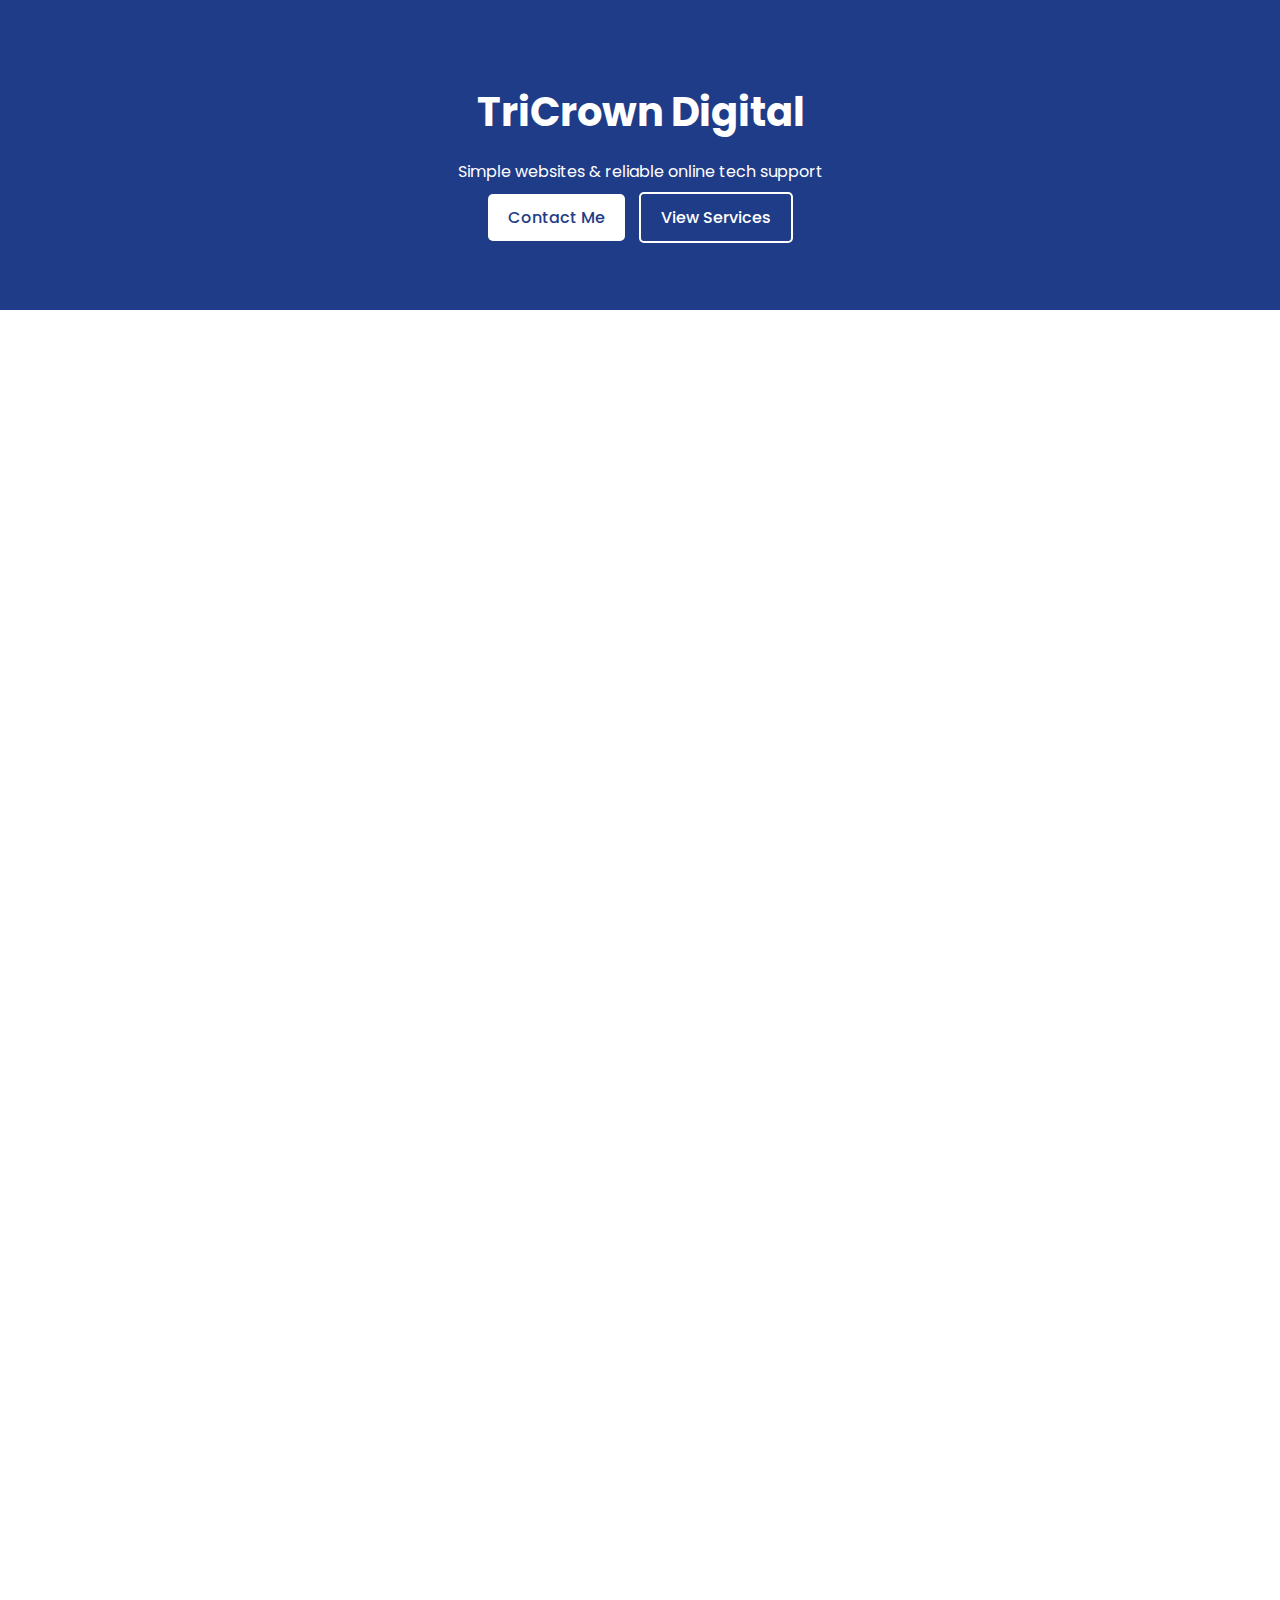
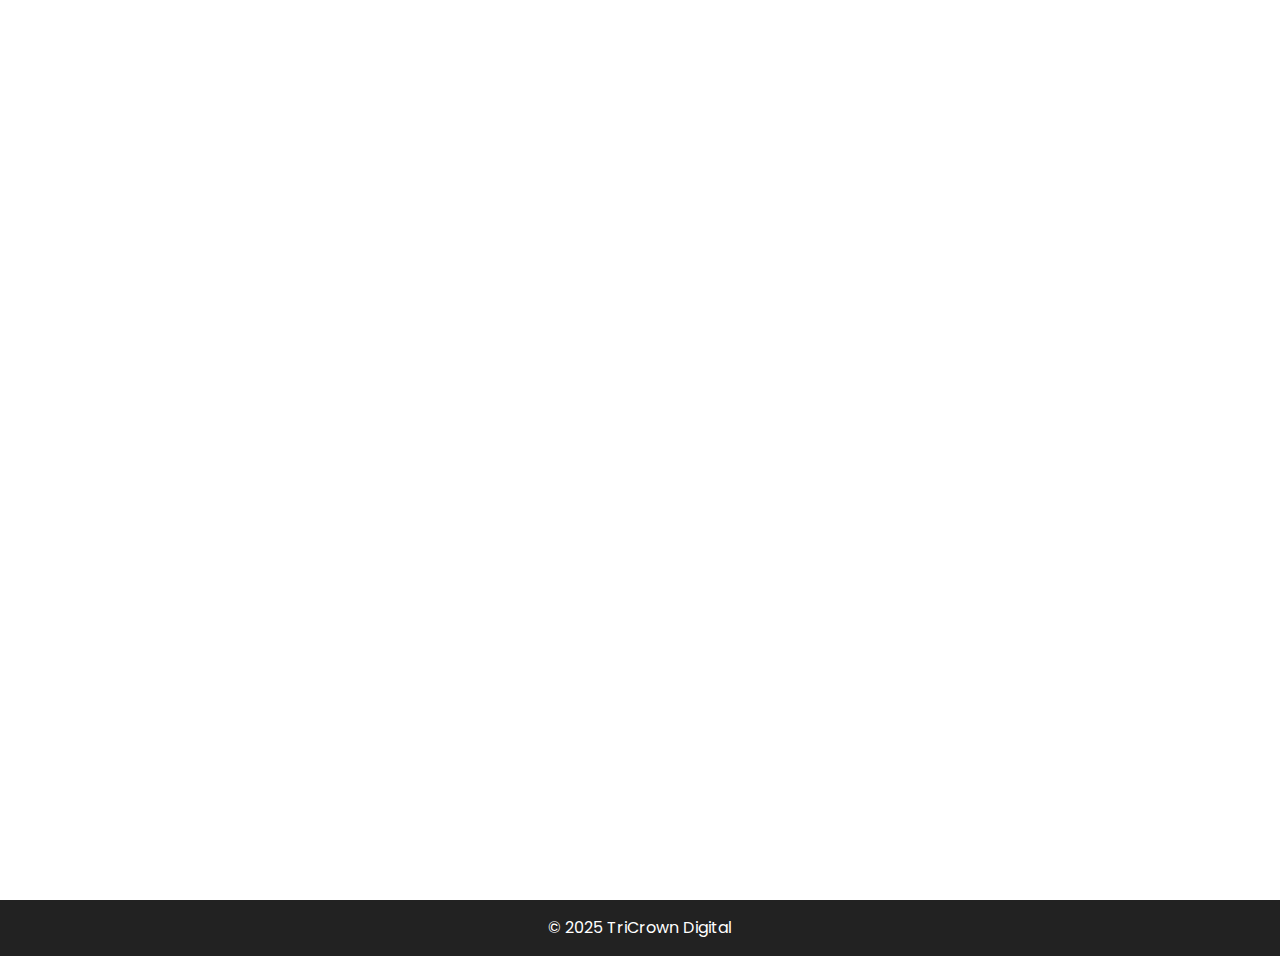
<file: Index.html>
<!DOCTYPE html>
<html lang="en">
<head>
  <meta charset="UTF-8" />
  <meta name="viewport" content="width=device-width, initial-scale=1.0"/>
  <title>TriCrown Digital</title>

  <!-- Google Font -->
  <link href="https://fonts.googleapis.com/css2?family=Poppins:wght@300;500;700&display=swap" rel="stylesheet">

  <link rel="stylesheet" href="style.css" />
</head>
<body>

<header class="hero">
  <h1>TriCrown Digital</h1>
  <p>Simple websites & reliable online tech support</p>
  <div class="buttons">
    <a href="#contact" class="btn">Contact Me</a>
    <a href="#services" class="btn secondary">View Services</a>
  </div>
</header>

<section id="services" class="section">
  <h2>Services</h2>
  <div class="cards">
    <div class="card">
      <h3>Website Design</h3>
      <p>Clean, mobile-friendly 1–3 page websites.</p>
    </div>
    <div class="card">
      <h3>Online Tech Support</h3>
      <p>Email, software & online tools help.</p>
    </div>
    <div class="card">
      <h3>Website Updates</h3>
      <p>Fixes, changes & basic maintenance.</p>
    </div>
  </div>
</section>

<section class="section pricing">
  <h2>Pricing Packages</h2>
  <div class="cards">

    <div class="card price-card">
      <h3>Basic</h3>
      <p class="price">R500</p>
      <ul>
        <li>1-page website</li>
        <li>Mobile-friendly</li>
        <li>Basic design</li>
        <li>Contact form</li>
        <li>3-day delivery</li>
      </ul>
      <a href="#contact" class="btn">Get Started</a>
    </div>

    <div class="card price-card featured">
      <h3>Standard ⭐</h3>
      <p class="price">R1,000</p>
      <ul>
        <li>Up to 3 pages</li>
        <li>Mobile-friendly</li>
        <li>Professional design</li>
        <li>Contact form</li>
        <li>1 revision</li>
        <li>5-day delivery</li>
      </ul>
      <a href="#contact" class="btn">Most Popular</a>
    </div>

    <div class="card price-card">
      <h3>Premium</h3>
      <p class="price">R1,500</p>
      <ul>
        <li>Up to 5 pages</li>
        <li>Custom layout</li>
        <li>Mobile-friendly</li>
        <li>Contact form</li>
        <li>3 revisions</li>
        <li>Priority delivery</li>
      </ul>
      <a href="#contact" class="btn">Get Started</a>
    </div>

  </div>

  <div style="text-align:center; margin-top:40px;">
    <h3>Online Tech Support</h3>
    <p><strong>R100 per hour</strong> – Friendly & reliable help via Zoom or WhatsApp</p>
  </div>
</section>


<section class="section">
  <h2>Portfolio</h2>
  <div class="cards">
    <div class="card">
      <h3>Demo Business Website</h3>
      <p>A simple responsive website built with HTML & CSS.</p>
    </div>
  </div>
</section>

<section class="section">
  <h2>Why Choose Me</h2>
<p style="text-align:center; margin-top:20px;">
✔ Fast delivery &nbsp; ✔ Affordable pricing &nbsp; ✔ Friendly support
</p>

  
</section>

<section id="contact" class="section contact">
  <h2>Get a Free Quote</h2>
  <p>Tell me what you need and I’ll respond as soon as possible.</p>

  <form action="https://formspree.io/f/xpqabzkb" method="POST" class="contact-form">
    <input type="text" name="name" placeholder="Your Name" required>
    <input type="email" name="email" placeholder="Your Email" required>
    <textarea name="message" placeholder="How can I help you?" required></textarea>
    <button type="submit" class="btn">Send Message</button>
  </form>

  <p style="margin-top:20px;">
    Or WhatsApp me directly: <strong>+27 xxx xxx xxx</strong>
  </p>
</section>


<footer>
  <p>© 2025 TriCrown Digital</p>
</footer>

</body>
</html>
</file>
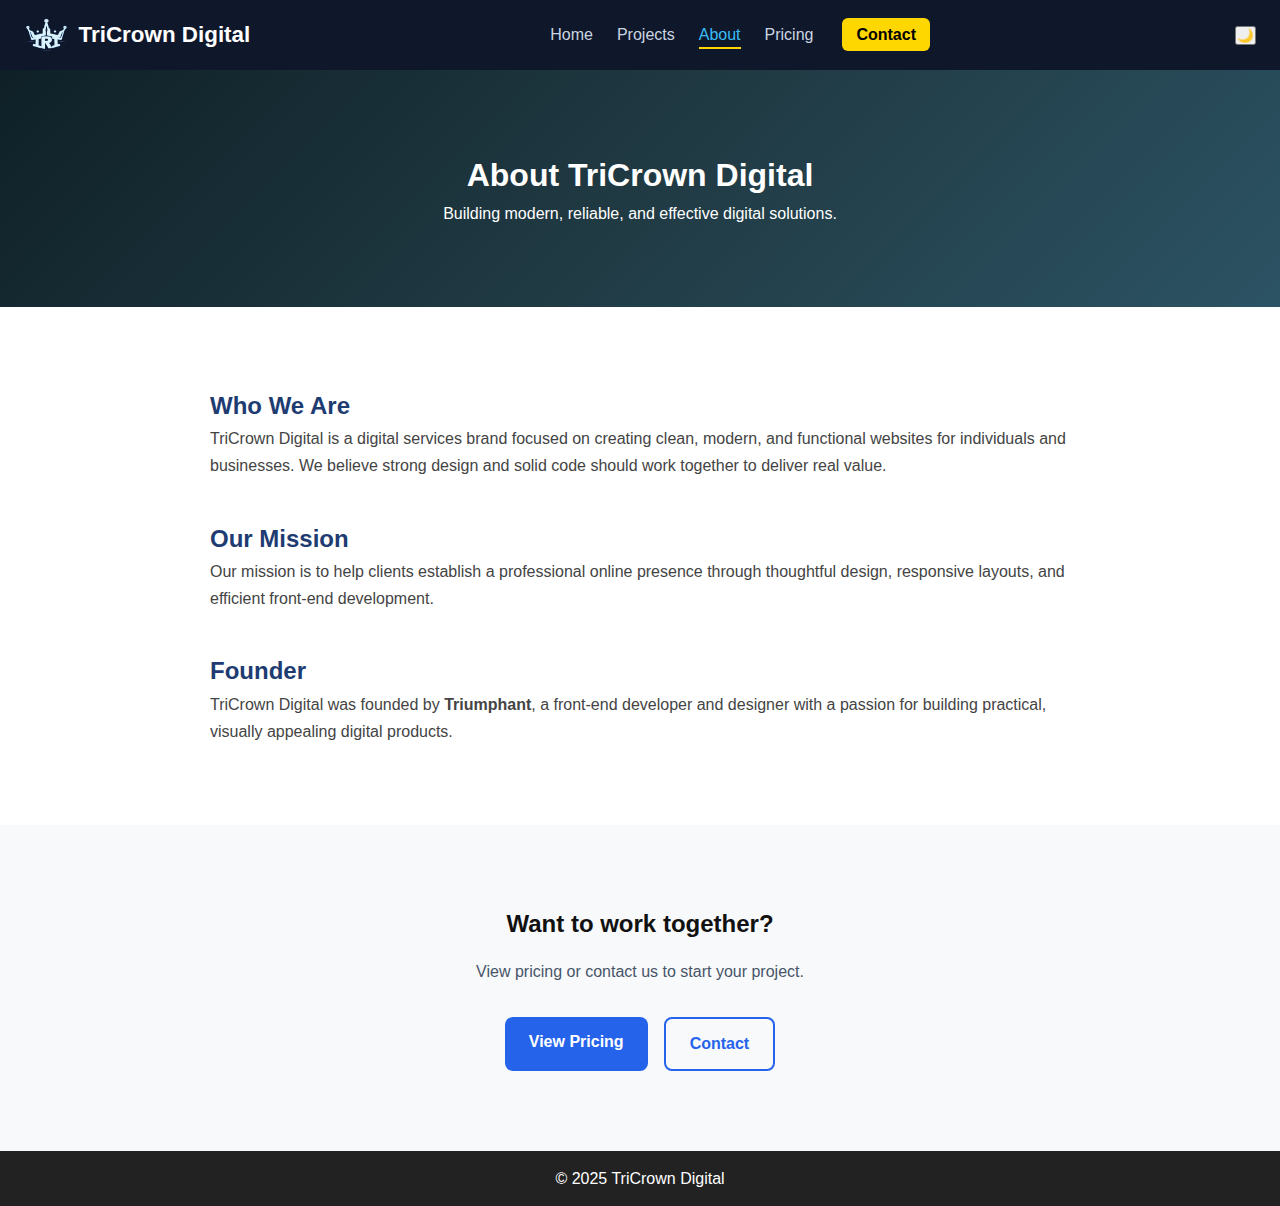
<file: about.html>
<!DOCTYPE html>
<html lang="en">

<head>
    <meta charset="UTF-8">
    <title>About | TriCrown Digital</title>
    <meta name="viewport" content="width=device-width, initial-scale=1.0">
    <meta name="description"
        content="Learn more about TriCrown Digital, our mission, and the founder behind the brand.">
    <link rel="stylesheet" href="style.css">
    <link rel="stylesheet" href="styles-about.css">

    <link rel="icon" type="image/png" href="favicon.png">
    <link rel="icon" type="image/png" sizes="64x64" href="favicon.png">
    <link rel="icon" type="image/png" sizes="32x32" href="favicon.png">
    <link rel="apple-touch-icon" sizes="180x180" href="favicon.png">

    <script src="script2.js" defer></script>
</head>

<body>

    <header class="header">
        <div class="logo">
            <img src="favicon.png" alt="TriCrown Digital Logo">
            <span>TriCrown Digital</span>
        </div>    

        <nav class="nav" id="navLinks">
            <ul>
                <li><a href="index.html">Home</a></li>
                <li><a href="Projects.html">Projects</a></li>
                <li><a href="about.html" class="active">About</a></li>
                <li><a href="index.html#pricing">Pricing</a></li>
                <li><a href="index.html#contact" class="btn">Contact</a></li>
            </ul>
        </nav>
        
        <button id="theme-toggle">🌙</button>
        <div class="hamburger" id="hamburger">
            <span></span>
            <span></span>
            <span></span>
        </div>
    </header>

    <section class="about-hero">
        <h1>About TriCrown Digital</h1>
        <p>Building modern, reliable, and effective digital solutions.</p>
    </section>

    <section class="about-content">
        <div class="about-text">
            <h2>Who We Are</h2>
            <p>
                TriCrown Digital is a digital services brand focused on creating clean,
                modern, and functional websites for individuals and businesses.
                We believe strong design and solid code should work together to
                deliver real value.
            </p>

            <h2>Our Mission</h2>
            <p>
                Our mission is to help clients establish a professional online presence
                through thoughtful design, responsive layouts, and efficient front-end
                development.
            </p>

            <h2>Founder</h2>
            <p>
                TriCrown Digital was founded by <strong>Triumphant</strong>, a front-end
                developer and designer with a passion for building practical,
                visually appealing digital products.
            </p>
        </div>
    </section>

    <section class="about-cta">
        <h2>Want to work together?</h2>
        <p>View pricing or contact us to start your project.</p>
        <div class="cta-buttons">
            <a href="pricing.html" class="btn-primary">View Pricing</a>
            <a href="contact.html" class="btn-secondary">Contact</a>
        </div>
    </section>

    <footer class="footer">
        <p>© 2025 TriCrown Digital</p>
    </footer>

</body>


</html>
</file>
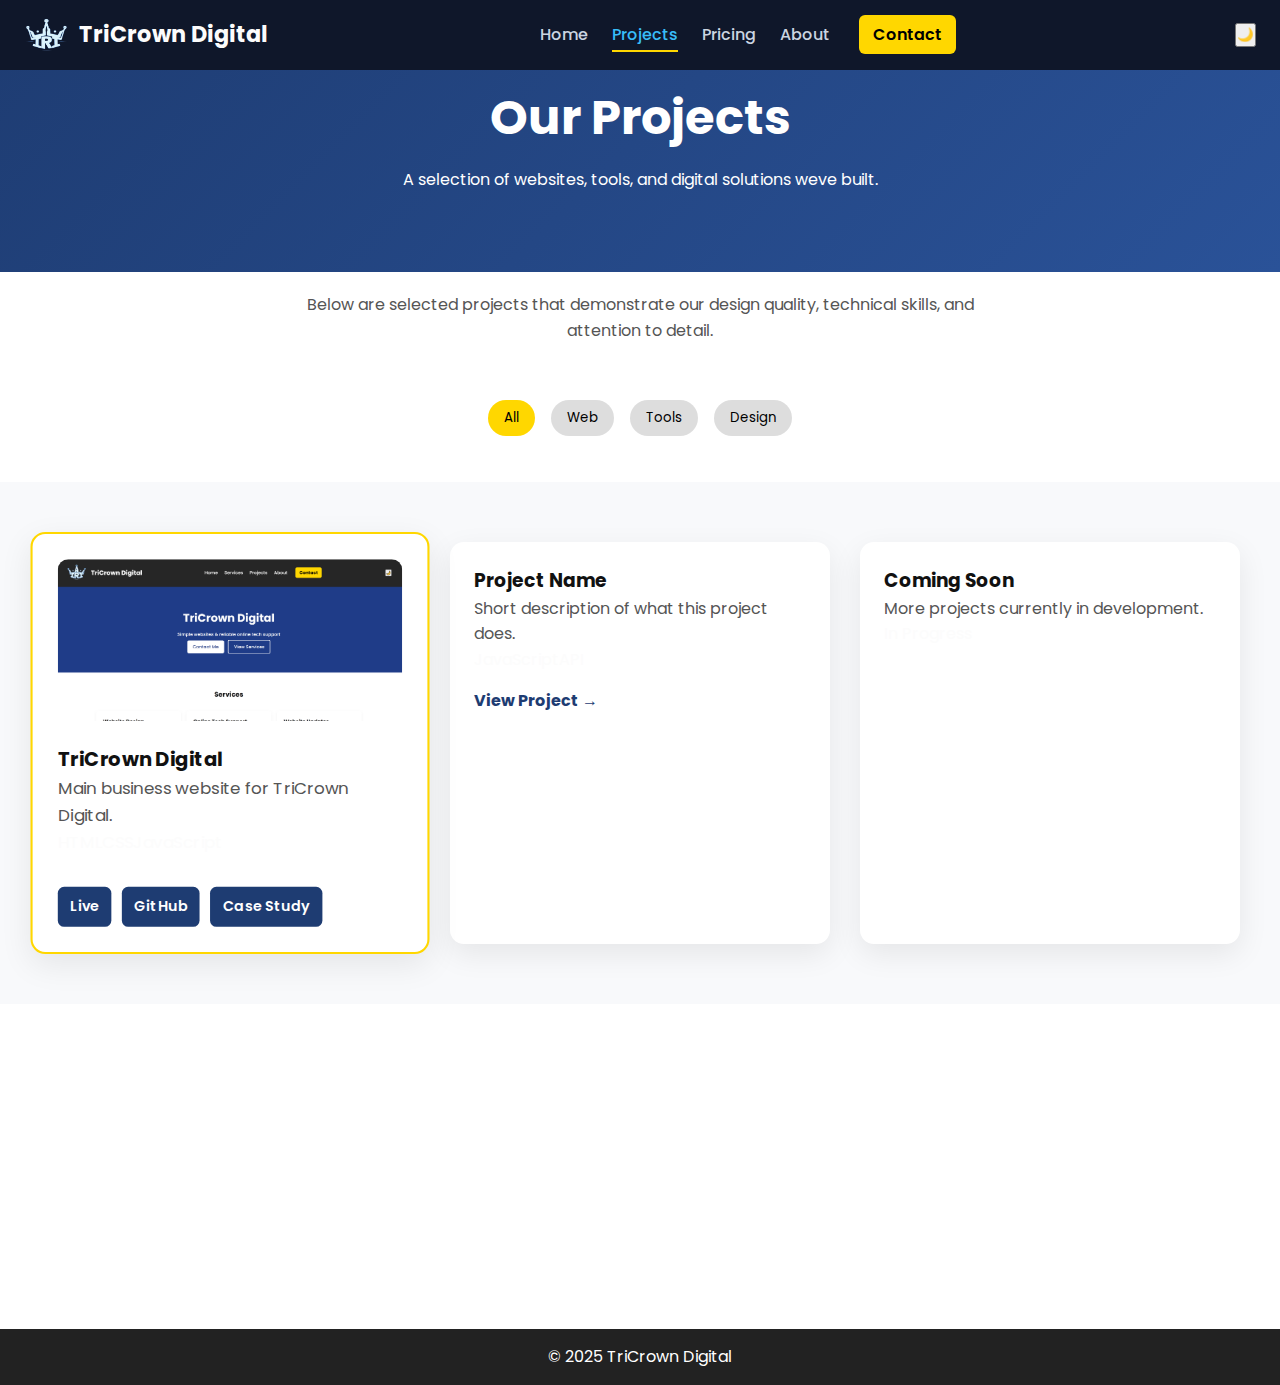
<file: Projects.html>
<!DOCTYPE html>
<html lang="en">

<head>
    <meta charset="UTF-8">
    <meta name="viewport" content="width=device-width, initial-scale=1.0" />

    <title>Projects | TriCrown Digital</title>

    <!-- Google Font -->
    <link href="https://fonts.googleapis.com/css2?family=Poppins:wght@300;500;700&display=swap" rel="stylesheet">

    <link rel="stylesheet" href="style.css">
    <link rel="stylesheet" href="styles-project.css">

    <link rel="icon" type="image/png" href="favicon.png">
    <link rel="icon" type="image/png" sizes="64x64" href="favicon.png">
    <link rel="icon" type="image/png" sizes="32x32" href="favicon.png">
    <link rel="apple-touch-icon" sizes="180x180" href="favicon.png">

    <script src="script2.js" defer></script>
</head>

<body>

    <header class="header">
        <div class="logo">
            <img src="favicon.png" alt="TriCrown Digital">
            <span>TriCrown Digital</span>
        </div>

        <nav class="nav" id="navLinks">
            <ul>
                <li><a href="index.html">Home</a></li>
                <li><a href="projects.html" class="active">Projects</a></li>
                <li><a href="index.html#pricing">Pricing</a></li>
                <li><a href="about.html">About</a></li>
                <li><a href="index.html#contact" class="btn">Contact</a></li>
            </ul>
        </nav>

        <button id="theme-toggle">🌙</button>
        <div class="hamburger" id="hamburger">
            <span></span>
            <span></span>
            <span></span>
        </div>
    </header>

    <section class="projects-hero">
        <h1>Our Projects</h1>
        <p>A selection of websites, tools, and digital solutions weve built.</p>
    </section>

    <p class="projects-intro">
        Below are selected projects that demonstrate our design quality,
        technical skills, and attention to detail.
    </p>

    <div class="project-filters">
        <button class="filter-btn active" data-filter="all">All</button>
        <button class="filter-btn" data-filter="web">Web</button>
        <button class="filter-btn" data-filter="tools">Tools</button>
        <button class="filter-btn" data-filter="design">Design</button>
    </div>

    <section class="projects-grid">
        <!-- Project Card -->
        <div class="project-card featured" data-category="web">
            <img src="images/tricrown-preview.png" alt="TriCrown Digital Website">

            <h3>TriCrown Digital</h3>
            <p>Main business website for TriCrown Digital.</p>

            <div class="tags">
                <span>HTML</span><span>CSS</span><span>JavaScript</span>
            </div>

            <div class="project-links">
                <a href="https://enigmagenius.github.io/tricrown-digital/" target="_blank">Live</a>
                <a href="https://github.com/enigmagenius/tricrown-digital" target="_blank">GitHub</a>
                <a href="tricrown-case.html">Case Study</a>
            </div>
        </div>

        <div class="project-card">
            <h3>Project Name</h3>
            <p>Short description of what this project does.</p>
            <div class="tags">
                <span>JavaScript</span><span>API</span>
            </div>
            <a href="#" target="_blank">View Project →</a>
        </div>

        <div class="project-card">
            <h3>Coming Soon</h3>
            <p>More projects currently in development.</p>
            <div class="tags">
                <span>In Progress</span>
            </div>
        </div>
    </section>

    <section class="projects-cta">
        <h2>Like what you see?</h2>
        <p>View pricing or contact us to start your project.</p>
        <div class="cta-buttons">
            <a href="pricing.html" class="btn-primary">View Pricing</a>
            <a href="contact.html" class="btn-secondary">Contact</a>
        </div>
    </section>


    <footer class="footer">
        <p>© 2025 TriCrown Digital</p>
    </footer>

</body>

</html>
</file>
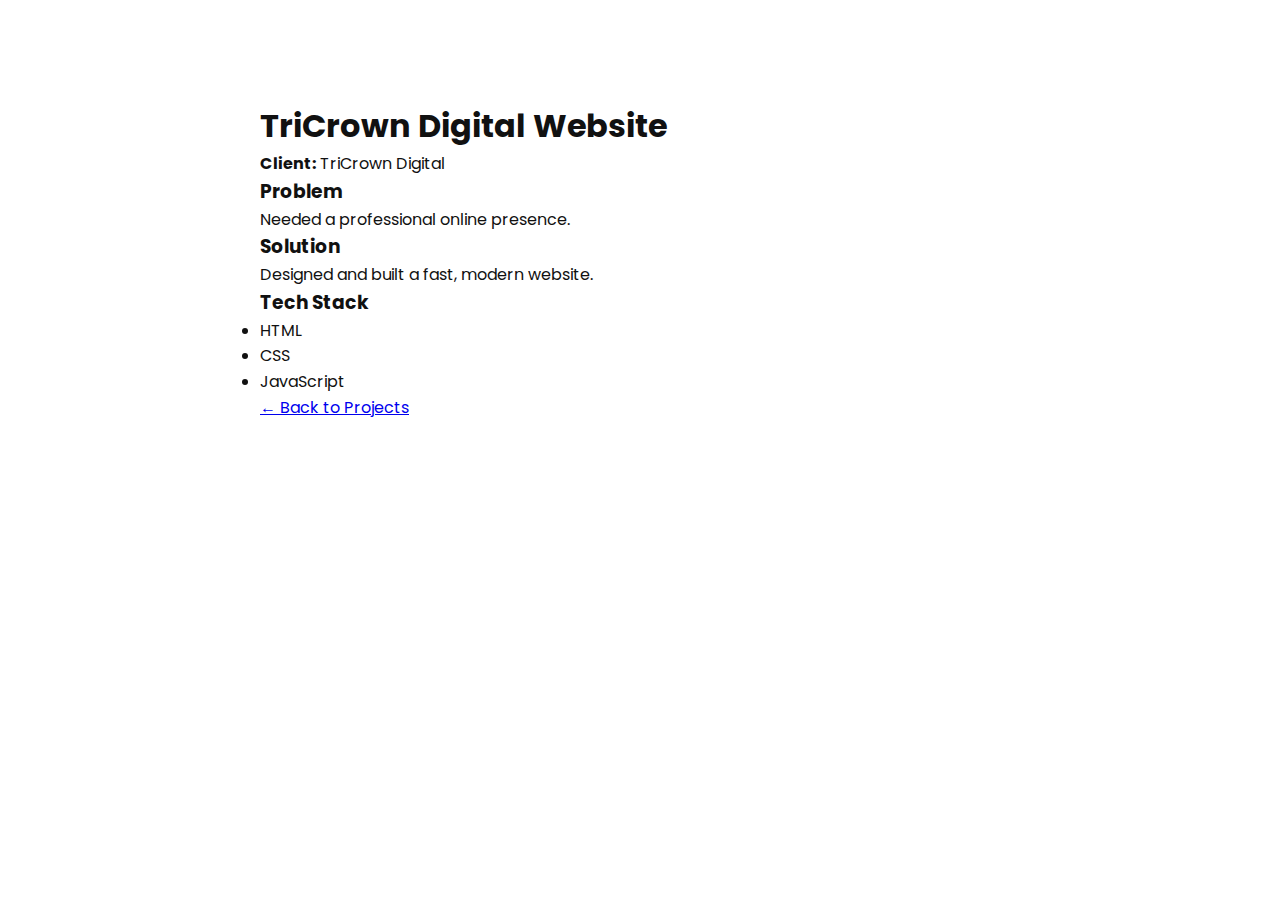
<file: tricrown-case.html>
<!DOCTYPE html>
<html>
<head>
  <title>TriCrown Digital - Case Study</title>
  <link rel="stylesheet" href="style.css">
  <!-- Google Font -->
    <link href="https://fonts.googleapis.com/css2?family=Poppins:wght@300;500;700&display=swap" rel="stylesheet">

    <link rel="stylesheet" href="style.css">
    <link rel="stylesheet" href="styles-project.css">

    <link rel="icon" type="image/png" href="favicon.png">
    <link rel="icon" type="image/png" sizes="64x64" href="favicon.png">
    <link rel="icon" type="image/png" sizes="32x32" href="favicon.png">
    <link rel="apple-touch-icon" sizes="180x180" href="favicon.png">

    <script src="script2.js" defer></script>
</head>
<body>

<section class="case">
  <h1>TriCrown Digital Website</h1>
  <p><strong>Client:</strong> TriCrown Digital</p>

  <h3>Problem</h3>
  <p>Needed a professional online presence.</p>

  <h3>Solution</h3>
  <p>Designed and built a fast, modern website.</p>

  <h3>Tech Stack</h3>
  <ul>
    <li>HTML</li>
    <li>CSS</li>
    <li>JavaScript</li>
  </ul>

  <a href="projects.html">← Back to Projects</a>
</section>

</body>
</html>
</file>
<file: style.css>
* {
  margin: 0;
  padding: 0;
  box-sizing: border-box;
  font-family: 'Poppins', sans-serif;
}

body {
  background: #f9f9f9;
  color: #222;
  line-height: 1.6;
}

.hero {
  background: #1f3c88;
  color: white;
  padding: 80px 20px;
  text-align: center;
}

.hero h1 {
  font-size: 2.5rem;
}

.hero p {
  margin: 15px 0;
}

.buttons {
  margin-top: 20px;
}

.btn {
  background: white;
  color: #1f3c88;
  padding: 12px 20px;
  text-decoration: none;
  margin: 5px;
  border-radius: 5px;
  font-weight: 500;
}

.btn.secondary {
  background: transparent;
  border: 2px solid white;
  color: white;
}

.section {
  padding: 60px 20px;
  max-width: 1000px;
  margin: auto;
}

.section h2 {
  text-align: center;
  margin-bottom: 40px;
}

.cards {
  display: grid;
  grid-template-columns: repeat(auto-fit, minmax(220px, 1fr));
  gap: 20px;
}

.card {
  background: white;
  padding: 25px;
  border-radius: 8px;
  box-shadow: 0 5px 10px rgba(0,0,0,0.05);
}

.reasons {
  list-style: none;
  text-align: center;
}

.reasons li {
  margin: 10px 0;
}

.contact {
  text-align: center;
}

footer {
  background: #222;
  color: white;
  text-align: center;
  padding: 15px;
}
.contact-form {
  max-width: 500px;
  margin: 30px auto;
  display: flex;
  flex-direction: column;
}

.contact-form input,
.contact-form textarea {
  padding: 12px;
  margin-bottom: 15px;
  border-radius: 5px;
  border: 1px solid #ccc;
  font-size: 1rem;
}

.contact-form textarea {
  min-height: 120px;
}

.contact-form button {
  cursor: pointer;
}

.price {
  font-size: 1.8rem;
  font-weight: 700;
  margin: 15px 0;
  color: #1f3c88;
}

.price-card ul {
  list-style: none;
  margin: 20px 0;
}

.price-card ul li {
  margin: 8px 0;
}

.featured {
  border: 2px solid #1f3c88;
  transform: scale(1.05);
}

.main-header {
  background-color: #0B0F1A; /* dark navy */
  padding: 16px 40px;
}

.main-header {
  background: linear-gradient(
    90deg,
    #0a1020,
    #0d1b2a
  );
}

.brand {
  display: flex;
  align-items: center;
  gap: 12px;
}

.logo {
  height: 70px;
  width: auto;
}

.brand-text {
  font-size: 1.4rem;
  font-weight: 600;
  color: #ffffff;
}


.brand img {
  filter: brightness(1.05) contrast(1.05);
}

.brand span {
  color: white;
  font-size: 1.4rem;
  font-weight: 700;
}


.hero {
  margin-top: 0;
}


/* Header */
.main-header {
  display: flex;
  justify-content: space-between;
  align-items: center;
  padding: 16px 40px;
  background: rgba(0, 0, 0, 0.85);
  position: sticky;
  top: 0;
  z-index: 1000;
}

/* Logo */
.logo {
  display: flex;
  align-items: center;
  gap: 10px;
  color: #fff;
  font-weight: 700;
  font-size: 1.1rem;
}

.logo img {
  height: 36px;
}

/* Navigation */
.nav ul {
  list-style: none;
  display: flex;
  gap: 24px;
}

.nav a {
  color: #fff;
  text-decoration: none;
  font-weight: 500;
  transition: color 0.3s ease;
}

.nav a:hover {
  color: #f5c46b; /* gold accent */
}

/* Contact Button */
.nav .btn {
  padding: 8px 16px;
  background: linear-gradient(135deg, #f5c46b, #d9a441);
  color: #000;
  border-radius: 6px;
  font-weight: 600;
}

html {
  scroll-behavior: smooth;
}

@media (max-width: 768px) {
  .nav ul {
    gap: 14px;
    font-size: 0.9rem;
  }

  .logo span {
    display: none;
  }
}

html {
  scroll-behavior: smooth;
}

body {
  margin: 0;
  font-family: Arial, sans-serif;
  background: var(--bg);
  color: var(--text);
}

/* Theme variables */
:root {
  --bg: #ffffff;
  --text: #111;
  --header-bg: rgba(0, 0, 0, 0.85);
}

body.dark {
  --bg: #0e1320;
  --text: #ffffff;
  --header-bg: #000;
}

.header {
  position: sticky;
  top: 0;
  z-index: 1000;
  display: flex;
  align-items: center;
  justify-content: space-between;
  padding: 14px 40px;
  background: var(--header-bg);
}

.logo {
  display: flex;
  align-items: center;
  gap: 10px;
  color: white;
  font-weight: 700;
}

.logo img {
  height: 36px;
}

.nav ul {
  display: flex;
  list-style: none;
  gap: 24px;
}

.nav a {
  color: white;
  text-decoration: none;
  font-weight: 500;
  position: relative;
}

.nav a.active::after {
  content: "";
  position: absolute;
  bottom: -6px;
  left: 0;
  width: 100%;
  height: 2px;
  background: gold;
}

.nav .btn {
  padding: 8px 14px;
  background: gold;
  color: black;
  border-radius: 6px;
}

.controls {
  display: flex;
  align-items: center;
  gap: 16px;
}

.hamburger {
  display: none;
  flex-direction: column;
  cursor: pointer;
}

.hamburger span {
  width: 25px;
  height: 3px;
  background: white;
  margin: 4px 0;
}

@media (max-width: 768px) {
  .nav {
    position: absolute;
    top: 70px;
    right: 0;
    background: black;
    width: 200px;
    display: none;
    padding: 20px;
  }

  .nav.open {
    display: block;
  }

  .nav ul {
    flex-direction: column;
    gap: 16px;
  }

  .hamburger {
    display: flex;
  }

  .logo span {
    display: none;
  }
}

section {
  opacity: 0;
  transform: translateY(40px);
  transition: 0.6s ease;
}

section.show {
  opacity: 1;
  transform: translateY(0);
}
</file>
<file: styles-about.css>
.about-hero {
  text-align: center;
  padding: 80px 20px;
  background: linear-gradient(135deg, #0f2027, #203a43, #2c5364);
  color: white;
}

.about-content {
  max-width: 900px;
  margin: 80px auto;
  padding: 0 20px;
}

.about-text h2 {
  margin-top: 40px;
  color: #1e3c72;
}

.about-text p {
  color: #444;
  line-height: 1.7;
}

.about-cta {
  text-align: center;
  padding: 60px 20px;
  background: #f8f9fb;
}

.about-cta .btn {
  margin: 10px;
}

/* NAVBAR */
.header {
  position: fixed;
  top: 0;
  width: 100%;
  height: 70px;
  background: #0f172a;
  display: flex;
  justify-content: space-between;
  align-items: center;
  padding: 0 24px;
  z-index: 1000;
}

.logo {
  color: white;
  font-size: 1.4rem;
  font-weight: bold;
}

/* LINKS */
.nav {
  display: flex;
  gap: 24px;
}

.nav a {
  color: #cbd5e1;
  text-decoration: none;
  font-weight: 500;
}

.nav a.active,
.nav a:hover {
  color: #38bdf8;
}

/* HAMBURGER */
.hamburger {
  display: none;
  flex-direction: column;
  cursor: pointer;
}

.hamburger span {
  height: 3px;
  width: 25px;
  background: white;
  margin: 4px 0;
}

/* MOBILE */
@media (max-width: 768px) {
  .hamburger {
    display: flex;
  }

  .nav {
    position: absolute;
    top: 70px;
    right: 0;
    background: #020617;
    flex-direction: column;
    width: 100%;
    display: none;
    text-align: center;
    padding: 20px 0;
  }

  .nav.show {
    display: flex;
  }

  .nav a {
    padding: 12px 0;
    font-size: 1.1rem;
  }
}

body {
  padding-top: 70px;
}

.about-cta {
  text-align: center;
  padding: 80px 20px;
}

.about-cta h2 {
  font-size: 1.5rem;
  margin-bottom: 16px;
}

.about-cta p {
  font-size: 1.0rem;
  margin-bottom: 32px;
  color: #475569;
}

.cta-buttons {
  display: flex;
  justify-content: center;
  gap: 16px;
  flex-wrap: wrap;
}

.btn-primary {
  background: #2563eb;
  color: white;
  padding: 12px 24px;
  border-radius: 8px;
  text-decoration: none;
  font-weight: 600;
}

.btn-secondary {
  background: transparent;
  color: #2563eb;
  border: 2px solid #2563eb;
  padding: 12px 24px;
  border-radius: 8px;
  text-decoration: none;
  font-weight: 600;
}

.btn-primary:hover,
.btn-secondary:hover {
  opacity: 0.9;
}


.menu-toggle {
  display: none;
  font-size: 24px;
  background: none;
  border: none;
  color: white;
}

.nav {
  display: flex;
  gap: 20px;
}

@media (max-width: 768px) {
  
  .nav {
    display: none;
    flex-direction: column;
    background: #0b1d3a;
    padding: 16px;
    animation: slideDown 0.3s ease-out;
  }

  .nav.show {
    display: flex;
  }
}

@keyframes slideDown {
  from {
    opacity: 0;
    transform: translateY(-10px);
  }
  to {
    opacity: 1;
    transform: translateY(0);
  }
}

/* Theme variables */
:root {
  --bg-color: #ffffff;
  --text-color: #1e293b;  
  --header-bg: #0f172a;
  --link-color: #2563eb;  
  --link-hover-color: #1d4ed8;
}

body.dark-mode {
  --bg-color: #0f172a;
  --text-color: #cbd5e1;  
  --header-bg: #1e293b;
  --link-color: #38bdf8;  
  --link-hover-color: #60a5fa;
}

body.dark-mode .header {
  background: var(--header-bg);
}

body.dark-mode .nav a {
  color: var(--text-color);
}

body.dark h2 {
  color:#73a3d3
}

body.dark p {
  color: #a0aec0;
}

body.dark .about-hero {
  background: linear-gradient(135deg, #121b2b, #1b2a3a, #243447);
}

body.dark .about-cta {
  background: #1e293b;
}
</file>
<file: styles-project.css>
.projects-hero {
  text-align: center;
  padding: 80px 20px;
  background: linear-gradient(135deg, #1e3c72, #2a5298);
  color: white;
}

.projects-hero h1 {
  font-size: 3rem;
  margin-bottom: 10px;
}

.projects-grid {
  display: grid;
  grid-template-columns: repeat(auto-fit, minmax(280px, 1fr));
  gap: 30px;
  padding: 60px 40px;
  background: #f8f9fb;
}

.project-card {
  background: white;
  padding: 24px;
  border-radius: 14px;
  box-shadow: 0 10px 30px rgba(0,0,0,0.08);
  transition: transform 0.3s ease, box-shadow 0.3s ease;
}

.project-card:hover {
  transform: translateY(-6px);
  box-shadow: 0 16px 40px rgba(0,0,0,0.12);
}

.project-card h3 {
  margin-top: 0;
}

.project-card p {
  color: #555;
}

.project-card a {
  display: inline-block;
  margin-top: 16px;
  color: #1e3c72;
  font-weight: bold;
  text-decoration: none;
}

.projects-grid,
.project-card {
  color: #111;
}

.project-card img {
  width: 100%;
  border-radius: 10px;
  margin-bottom: 14px;
  object-fit: cover;
}

.project-filters {
  text-align: center;
  margin: 40px 0;
}

.filter-btn {
  margin: 6px;
  padding: 8px 16px;
  border: none;
  border-radius: 20px;
  cursor: pointer;
  background: #ddd;
}

.filter-btn.active {
  background: gold;
}

.case {
  max-width: 800px;
  margin: 80px auto;
  padding: 20px;
}

.project-links {
  display: flex;
  gap: 10px;
  margin-top: 14px;
}

.project-links a {
  padding: 8px 12px;
  border-radius: 6px;
  text-decoration: none;
  font-weight: 600;
  background: #1e3c72;
  color: white;
  font-size: 0.85rem;
}

.projects-intro {
  text-align: center;
  max-width: 700px;
  margin: 20px auto 50px;
  color: #555;
}

.featured {
  border: 2px solid gold;
}


.projects-cta {
  text-align: center;
  padding: 60px 20px;
}

.projects-cta .btn {
  margin: 30px;
}


/* NAVBAR */
.header {
  position: fixed;
  top: 0;
  width: 100%;
  height: 70px;
  background: #0f172a;
  display: flex;
  justify-content: space-between;
  align-items: center;
  padding: 0 24px;
  z-index: 1000;
}

.logo {
  color: white;
  font-size: 1.4rem;
  font-weight: bold;
}

/* LINKS */
.nav {
  display: flex;
  gap: 24px;
}

.nav a {
  color: #cbd5e1;
  text-decoration: none;
  font-weight: 500;
}

.nav a.active,
.nav a:hover {
  color: #38bdf8;
}

/* HAMBURGER */
.hamburger {
  display: none;
  flex-direction: column;
  cursor: pointer;
}

.hamburger span {
  height: 3px;
  width: 25px;
  background: white;
  margin: 4px 0;
}

/* MOBILE */
@media (max-width: 768px) {
  .hamburger {
    display: flex;
  }

  .nav {
    position: absolute;
    top: 70px;
    right: 0;
    background: #020617;
    flex-direction: column;
    width: 100%;
    display: none;
    text-align: center;
    padding: 20px 0;
  }

  .nav.show {
    display: flex;
  }

  .nav a {
    padding: 12px 0;
    font-size: 1.1rem;
  }
}

.projects-cta {
  text-align: center;
  padding: 80px 20px;
}

.projects-cta h2 {
  font-size: 1.5rem;
  margin-bottom: 16px;
}

.projects-cta p {
  font-size: 1.0rem;
  margin-bottom: 32px;
  color: #475569;
}

.cta-buttons {
  display: flex;
  justify-content: center;
  gap: 16px;
  flex-wrap: wrap;
}

.btn-primary {
  background: #2563eb;
  color: white;
  padding: 12px 24px;
  border-radius: 8px;
  text-decoration: none;
  font-weight: 600;
}

.btn-secondary {
  background: transparent;
  color: #2563eb;
  border: 2px solid #2563eb;
  padding: 12px 24px;
  border-radius: 8px;
  text-decoration: none;
  font-weight: 600;
}

.btn-primary:hover,
.btn-secondary:hover {
  opacity: 0.9;
}

.nav {
  display: flex;
  gap: 20px;
}

@media (max-width: 768px) {
  
  .nav {
    display: none;
    flex-direction: column;
    background: #0b1d3a;
    padding: 16px;
    animation: slideDown 0.3s ease-out;
  }

  .nav.show {
    display: flex;
  }
}

@keyframes slideDown {
  from {
    opacity: 0;
    transform: translateY(-10px);
  }
  to {
    opacity: 1;
    transform: translateY(0);
  }
}

/* Theme variables */
:root {
  --bg: #ffffff;
  --text: #111;
  --card-bg: #ffffff;
  --border-color: #e2e8f0;
}

body.dark {
  --bg: #020617;
  --text: #f9fafb;
  --card-bg: #020617;
  --border-color: #1e293b;
}
body.dark .project-card {
  background: var(--card-bg);
  border: 1px solid var(--border-color);
}

body.dark .project-card a {
  color: #38bdf8;
}
body.dark .project-card.featured {
  border-color: gold;
}

body.dark .project-card p {
  color: #cbd5e1;
}

body.dark .projects-grid {
  background: #0e1320;
}

body.dark .projects-hero {
  background: linear-gradient(135deg, #0f2027, #203a43, #2c5364);
}

body.dark h3,span {
  color: #fcfcfc;
}

body.dark .projects-intro {
  color: #cbd5e1;
}
</file>
